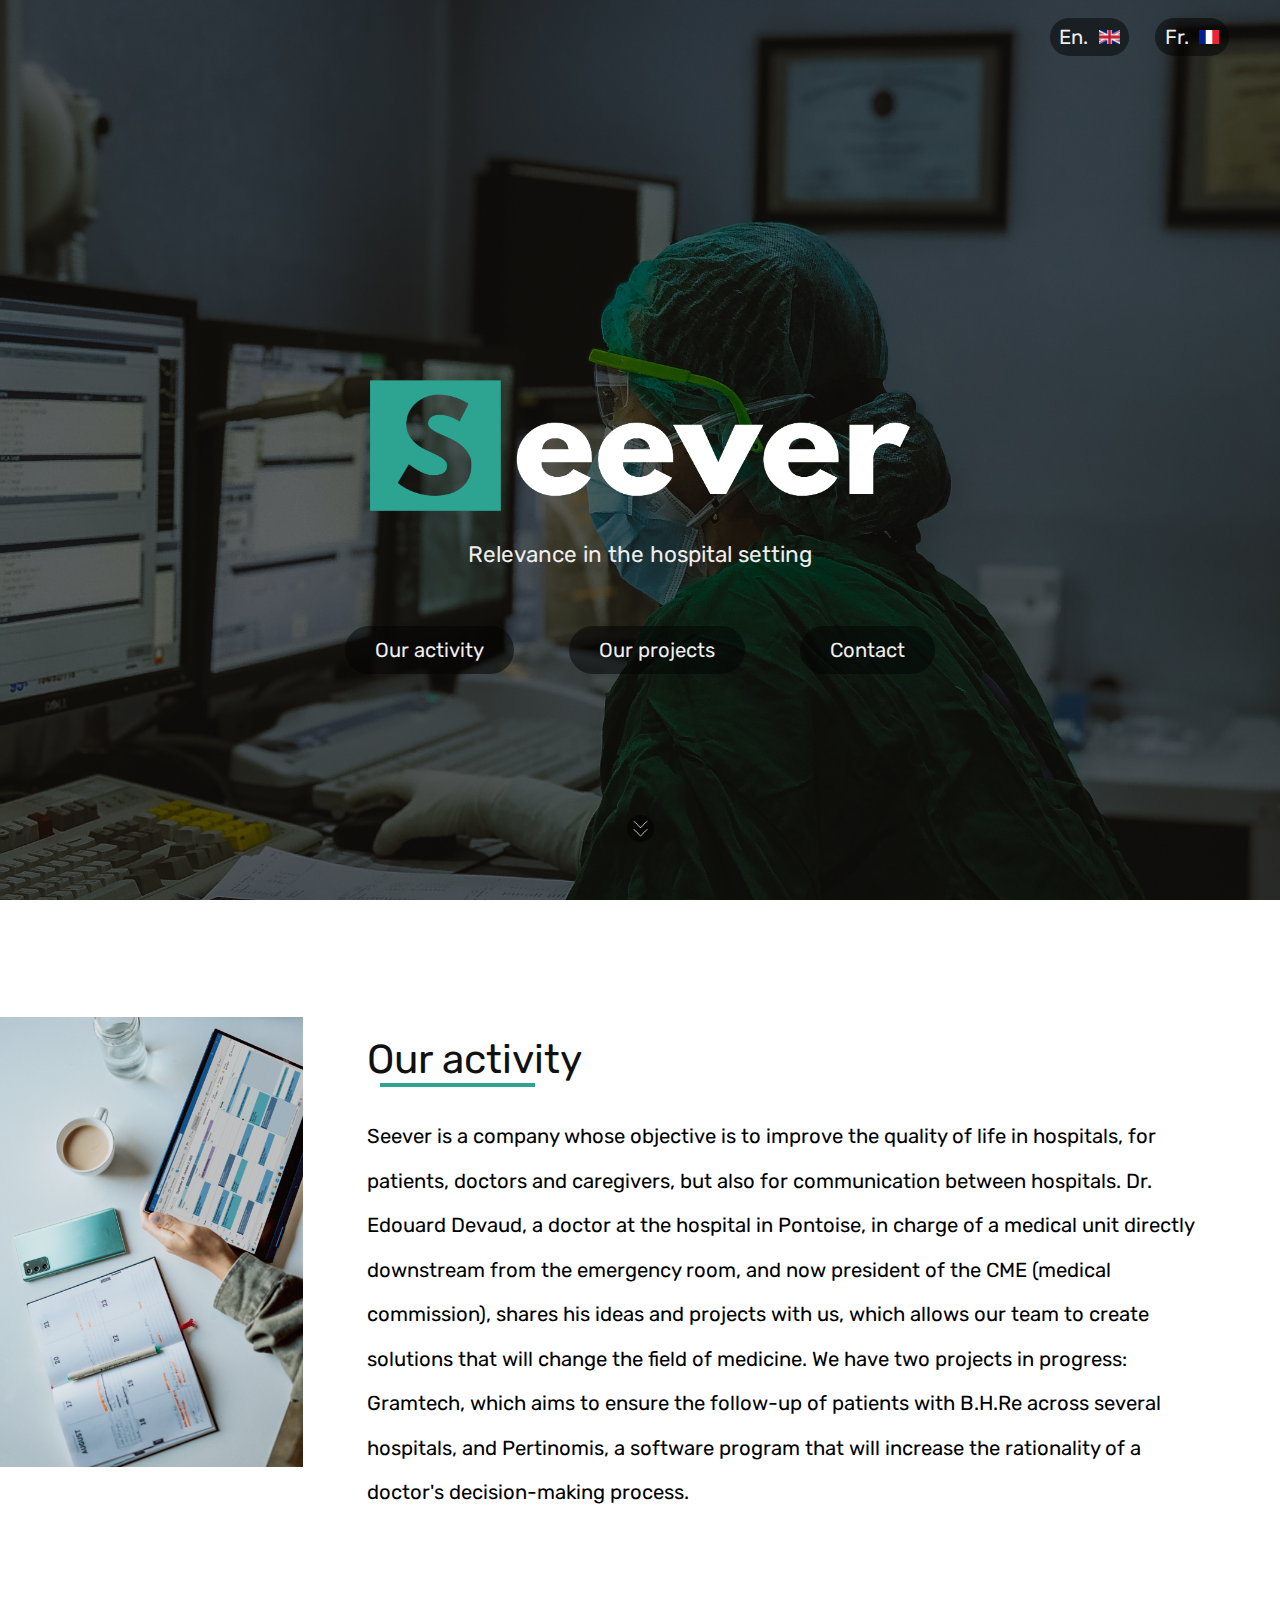
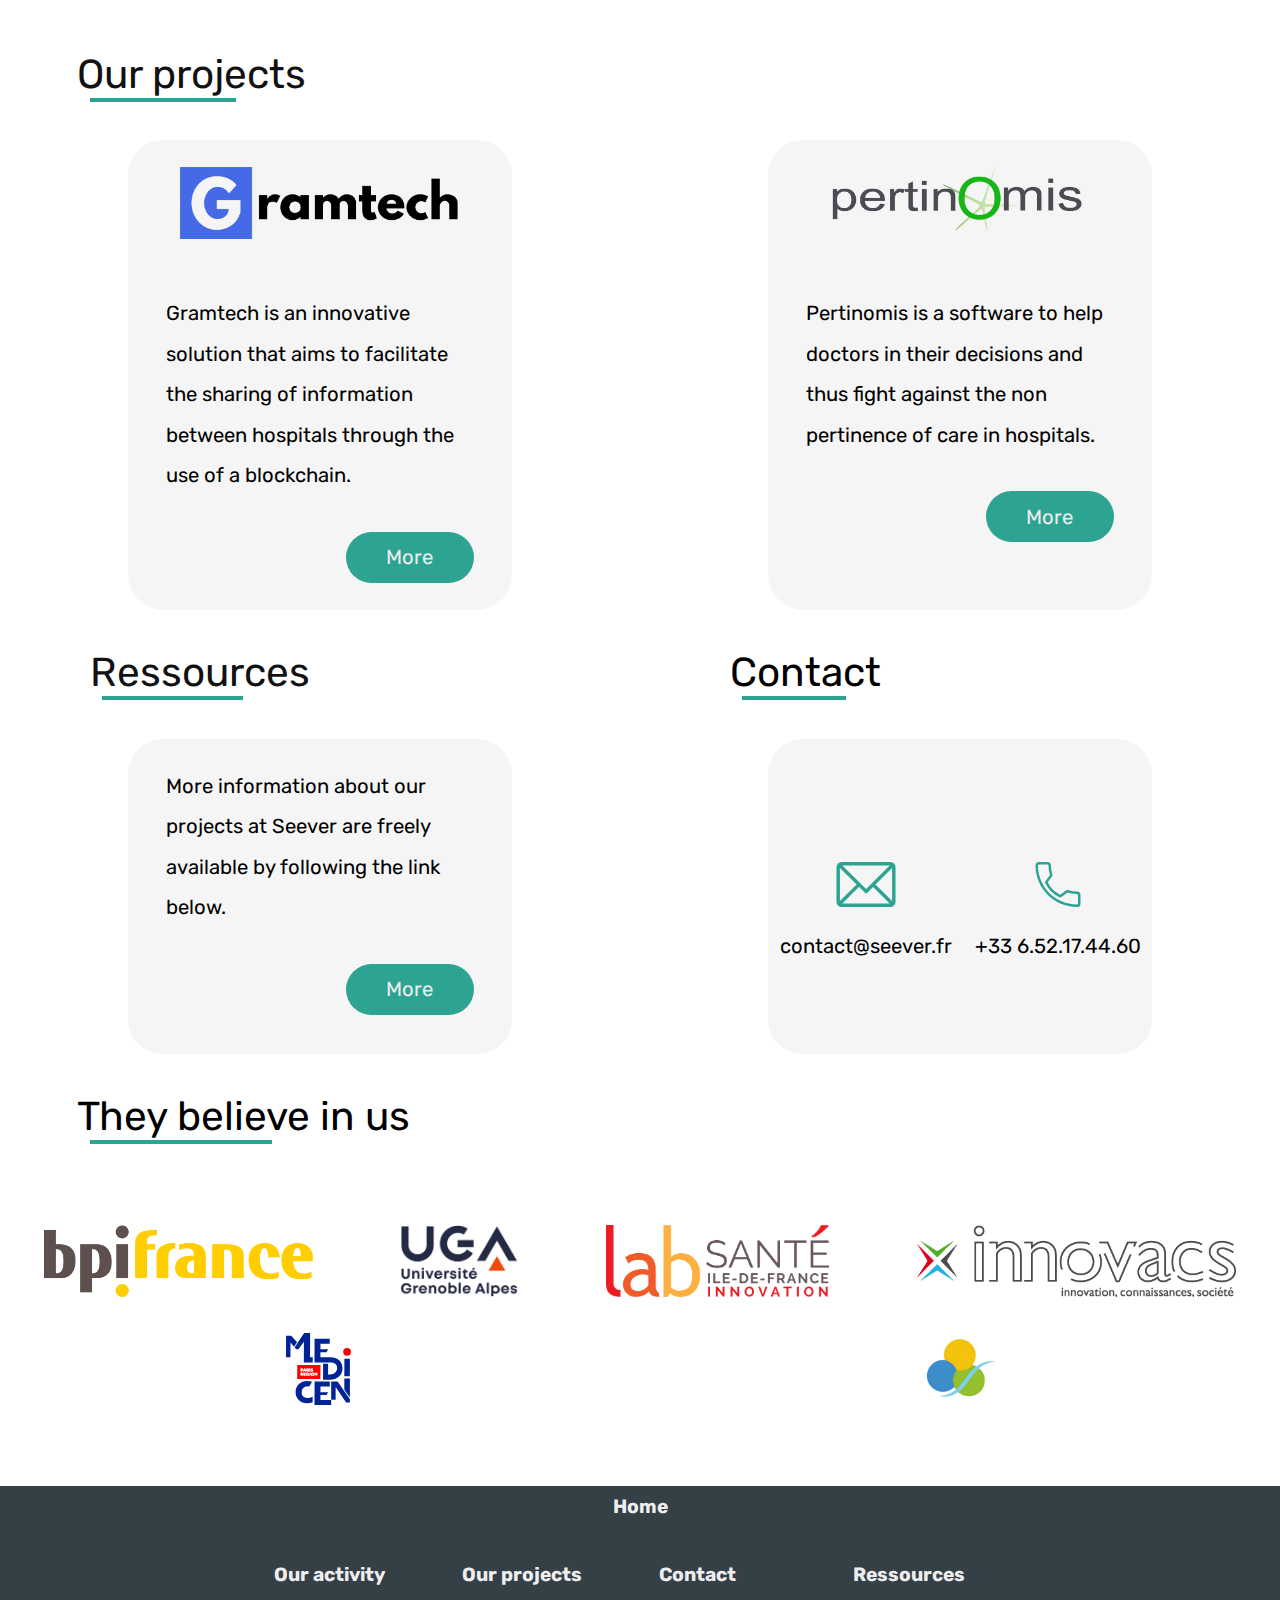
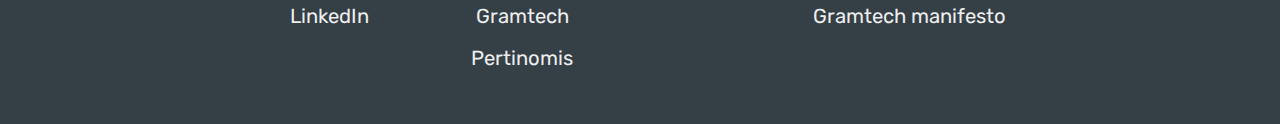
<file: index-en.html>
<!DOCTYPE html>
<html lang="fr">
<head>
    <meta charset="UTF-8">
    <meta http-equiv="X-UA-Compatible" content="IE=edge">
    <meta name="viewport" content="width=device-width, initial-scale=1.0">
    <link rel="stylesheet" href="main.css">
    <link rel="preconnect" href="https://fonts.googleapis.com">
    <link rel="preconnect" href="https://fonts.gstatic.com" crossorigin>
    <link href="https://fonts.googleapis.com/css2?family=Rubik:wght@400;500;700&display=swap" rel="stylesheet">
    <title>Seever</title>
</head>
<body>
    <div class="landing">
        <div class="language">
            <div class="fr lang-elem">
                <span>Fr.</span>
                <a href="index.html"><img src="images/france-flag.png" alt="french flag"></a>
            </div>
            <div class="en lang-elem">
                <span>En.</span>
                <a href="index-en.html"><img src="images/english-flag.png" alt="english flag"></a>
            </div>
        </div>
        <img src="images/seever-logo.png" class="seever-logo" alt="Seever Logo">
        <p class="baseline">Relevance in the hospital setting</p>
        <div class="menu">
            <a href="#activity" class="menu-elem">Our activity</a>
            <a href="#projects" class="menu-elem">Our projects</a>
            <a href="#contacts" class="menu-elem">Contact</a>
        </div>
        <img src="images/scroll-arrow.png" class="scroll-arrow" alt="scroll arrow">
    </div>
    <div class="container">
        <div class="activity">
            <img src="images/work-image.jpg" class="work-image" alt="Work image">
            <div class="activity-txt">
                <div class="h-div">
                    <h2 id="activity"><a href="#">Our activity</a></h2>
                    <hr size="4" width="18%" color="#2DA491">
                </div>
                <p class="activity-p">Seever is a company whose objective is to improve the quality of life in hospitals, for patients, doctors and caregivers, but also for communication between hospitals. Dr. Edouard Devaud, a doctor at the hospital in Pontoise, in charge of a medical unit directly downstream from the emergency room, and now president of the CME (medical commission), shares his ideas and projects with us, which allows our team to create solutions that will change the field of medicine. We have two projects in progress: Gramtech, which aims to ensure the follow-up of patients with B.H.Re across several hospitals, and Pertinomis, a software program that will increase the rationality of a doctor's decision-making process.
                </p>
            </div>
        </div>
        <div class="projects-main">
            <div class="h-div">
                <h2 id="projects" class="project-title"><a href="#">Our projects</a></h2>
                <hr class="project-hr" size="4" width="12%" color="#2DA491">
            </div>
            <div class="projects">
                <div class="project-gramtech project-section">
                    <img src="images/gramtech-logo-black.png" class="project-logo" alt="Gramtech Logo">
                    <p class="project-txt">Gramtech is an innovative solution that aims to facilitate the sharing of information between hospitals through the use of a blockchain.
                    </p>
                    <a href="gramtech-en.html" class="more">More</a>
                </div>
                <div class="project-pertinomis project-section">
                    <img src="images/pertinomis-logo-black.png" class="project-logo" alt="Pertinomis Logo">
                    <p class="project-txt">Pertinomis is a software to help doctors in their decisions and thus fight against the non pertinence of care in hospitals.
                    </p>
                    <a href="pertinomis-en.html" class="more">More</a>
                </div>
                <!--
                <div class="project-name project-section item">

                    <img src="images/image name inside folder" class="project-logo" alt="alternative name for visually impared people">

                    <p class="project-txt">Descriptive text for the project</p>

                    <a href="pagename.html" class="more">En savoir plus</a>
                </div>

                <div class="project-name project-section item">

                    <img src="images/image name inside folder" class="project-logo" alt="alternative name for visually impared people">

                    <p class="project-txt">Descriptive text for the project</p>

                    <a href="pagename.html" class="more">En savoir plus</a>
                </div>

                <div class="project-name project-section item">

                    <img src="images/image name inside folder" class="project-logo" alt="alternative name for visually impared people">

                    <p class="project-txt">Descriptive text for the project</p>

                    <a href="pagename.html" class="more">En savoir plus</a>
                </div>

                <div class="project-name project-section item">

                    <img src="images/image name inside folder" class="project-logo" alt="alternative name for visually impared people">

                    <p class="project-txt">Descriptive text for the project</p>

                    <a href="pagename.html" class="more">En savoir plus</a>
                </div>

                <div class="project-name project-section item">

                    <img src="images/image name inside folder" class="project-logo" alt="alternative name for visually impared people">

                    <p class="project-txt">Descriptive text for the project</p>

                    <a href="pagename.html" class="more">En savoir plus</a>
                </div>
                -->
            </div>
        </div>
        <div class="ress-con">
            <div class="ressources-main">
                <div class="h-div">
                    <h2 id="contacts"><a href="#">Ressources</a></h2>
                    <hr size="4" width="30%" color="#2DA491">
                </div>
                <div class="ressources">
                    <p>
                        More information about our projects at Seever are freely available by following the link below.
                    </p>
                    <a href="ressources-en.html" class="more">More</a>
                </div>
            </div>
            <div class="contact-main">
                <div class="h-div">
                    <h2>Contact</h2>
                    <hr size="4" width="22%" color="#2DA491">
                </div>
                <div class="contact">
                    <div class="mail">
                        <img src="images/mail.svg" alt="mail icon">
                        <span>contact@seever.fr</span>
                    </div>
                    <div class="tel">
                        <img src="images/call.svg" alt="phone logo">
                        <span>+33 6.52.17.44.60</span>
                    </div>
                </div>
            </div>
        </div>
        <div class="sponsors">
            <div class="h-div">
                <h2>They believe in us</h2>
                <hr size="4" width="15%" color="#2DA491">
            </div>
            <div class="sponsors-img">
                <img src="images/bpifrance-logo.png" alt="logo bpi france">
                <img src="images/uga-logo.png" alt="logo uga">
                <img src="images/labsante-logo.png" alt="logo labsanté">
                <img src="images/innovacs-logo.png" alt="logo innovacs">
                <img src="images/medicen-logo.svg" alt="logo medicen">
                <img src="images/ghtnovo-logo.png" alt="logo ghtnovo">
            </div>
        </div>
    </div>
    <footer>
        <a href="index-en.html" class="footer-index">Home</a>
        <div class="tree">
            <div class="footer-column-one footer-column">
                <a href="#activity">Our activity</a>
                <a href="https://www.linkedin.com/company/seever-healthtech/about/">LinkedIn</a>
            </div>
            <div class="footer-column-two footer-column">
                <a href="#projects">Our projects</a>
                <a href="gramtech-en.html">Gramtech</a>
                <a href="pertinomis-en.html">Pertinomis</a>
            </div>
            <div class="footer-column-three footer-column">
                <a href="#contacts">Contact</a>
            </div>
            <div class="footer-column-four footer-column">
                <a href="ressources-en.html">Ressources</a>
                <!--<a href="#">Pertinomis manifesto</a>-->
                <a href="#">Gramtech manifesto</a>
            </div>
        </div>
        <p></p>
    </footer>
</body>
</html>
</file>
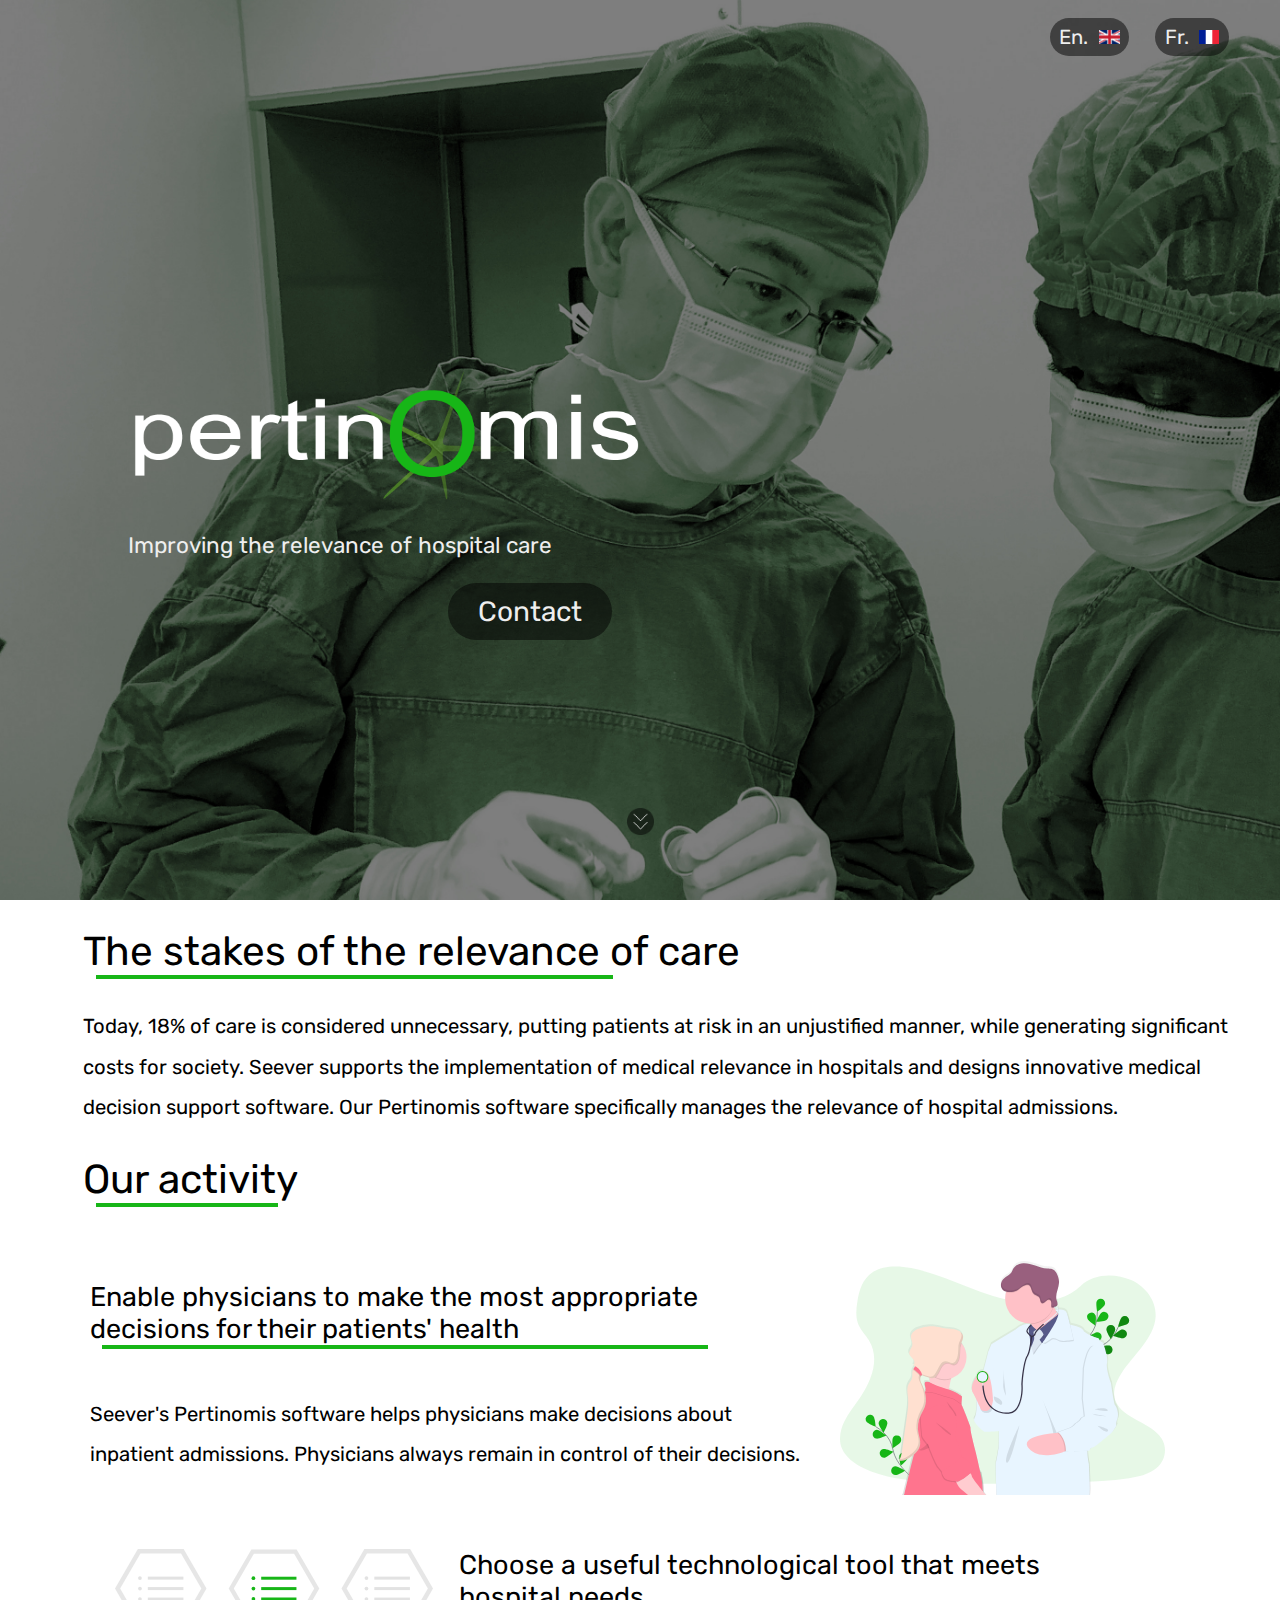
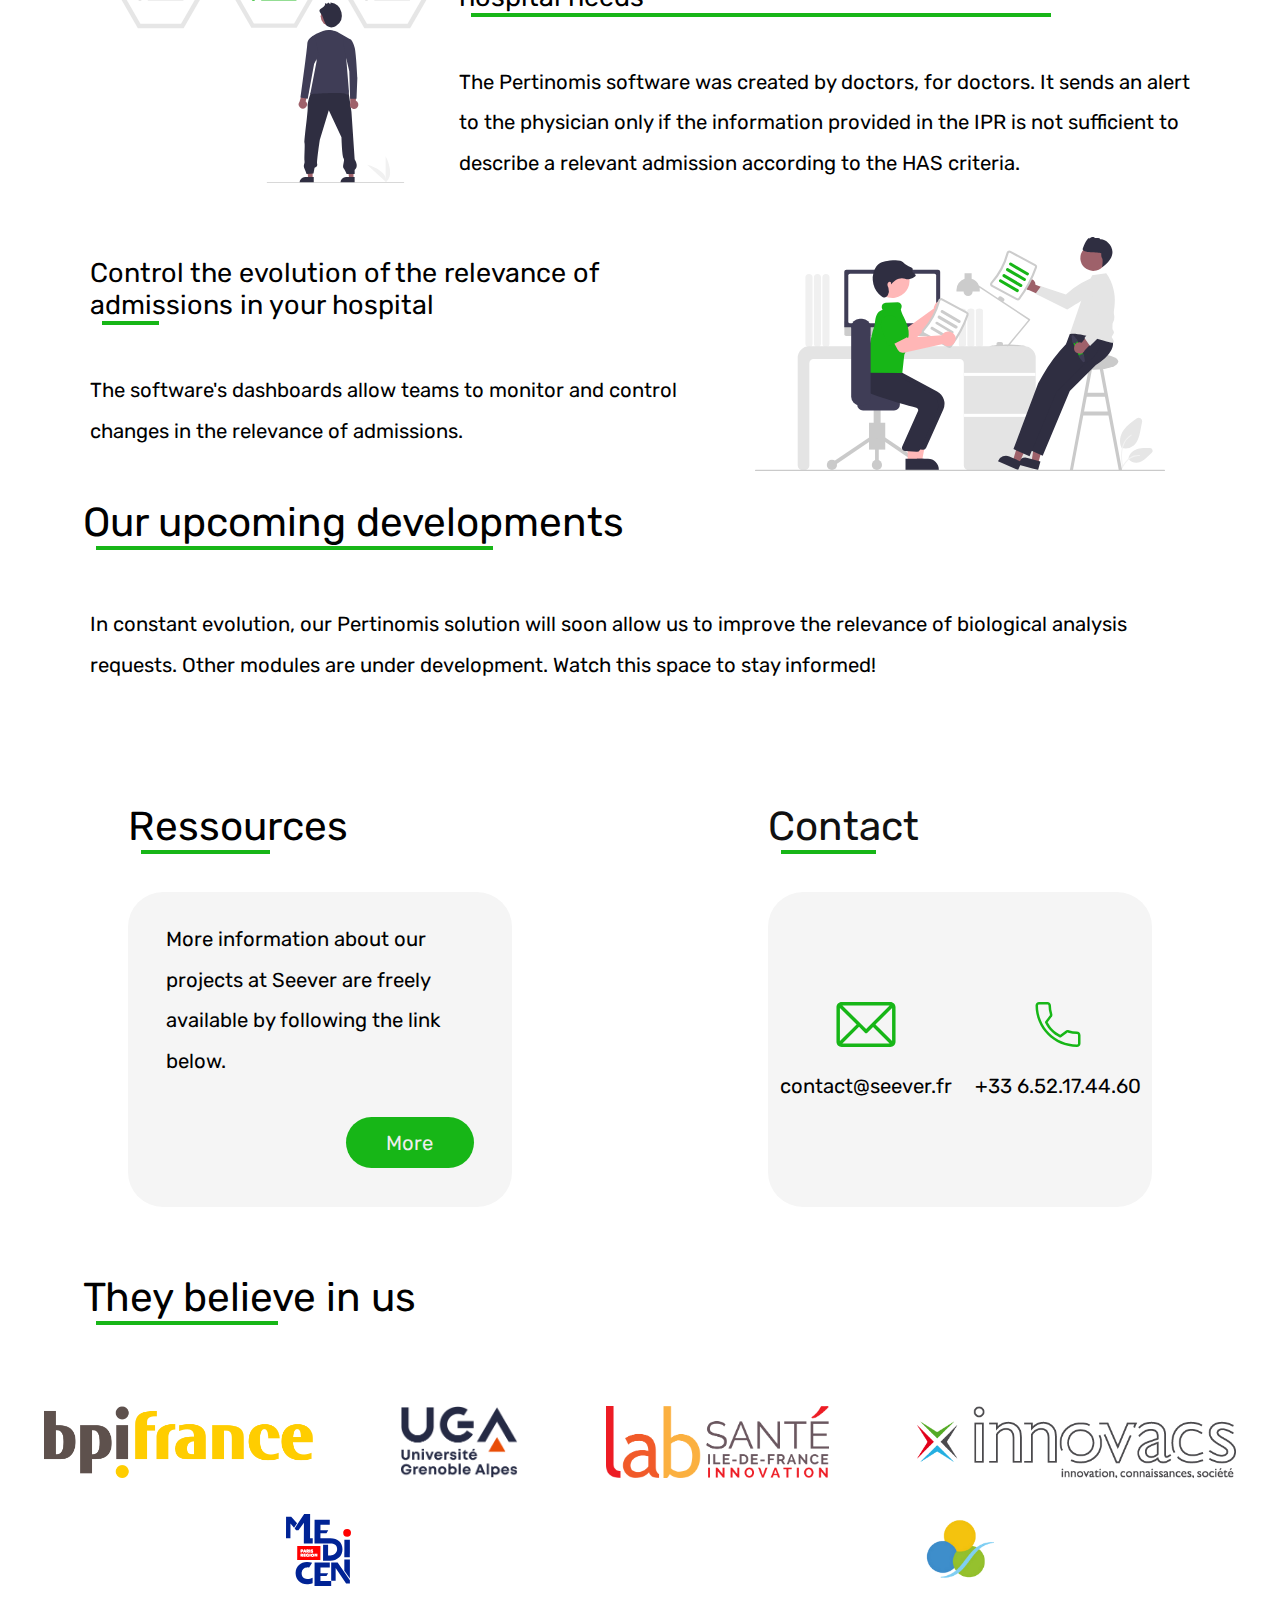
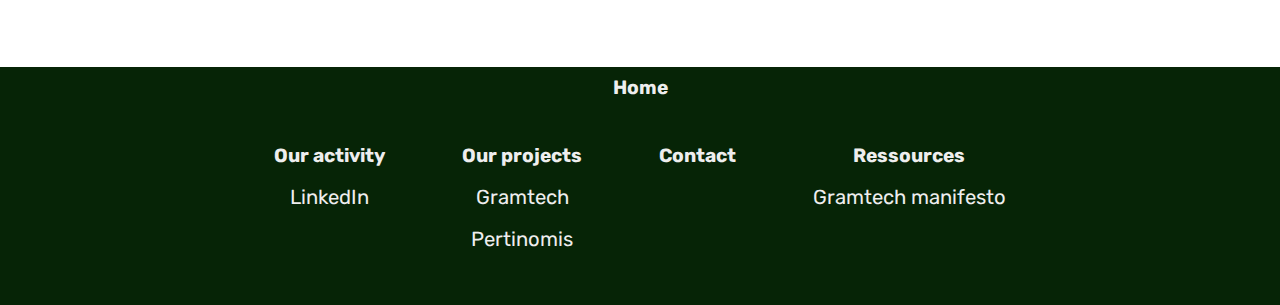
<file: pertinomis-en.html>
<!DOCTYPE html>
<html lang="en">
<head>
    <meta charset="UTF-8">
    <meta http-equiv="X-UA-Compatible" content="IE=edge">
    <meta name="viewport" content="width=device-width, initial-scale=1.0">
    <link rel="stylesheet" href="pertinomis.css">
    <link rel="preconnect" href="https://fonts.googleapis.com">
    <link rel="preconnect" href="https://fonts.gstatic.com" crossorigin>
    <link href="https://fonts.googleapis.com/css2?family=Rubik:wght@400;500;700&display=swap" rel="stylesheet">
    <title>Pertinomis</title>
</head>
<body>
    <div class="landing">
        <div class="language">
            <div class="fr lang-elem">
                <span>Fr.</span>
                <a href="pertinomis.html"><img src="images/france-flag.png" alt="french flag"></a>
            </div>
            <div class="en lang-elem">
                <span>En.</span>
                <a href="pertinomis-en.html"><img src="images/english-flag.png" alt="english flag"></a>
            </div>
        </div>
        <img src="images/images-pertinomis/pertinomis-logo-white.png" class="pertinomis-logo" alt="Pertinomis Logo">
        <p class="baseline">Improving the relevance of hospital care</p>
        <div class="menu">
            <a href="#contacts" class="menu-elem">Contact</a>
        </div>
        <img src="images/scroll-arrow.png" class="scroll-arrow" alt="scroll arrow">
    </div>
    <div class="container">
        <div class="title-h-div">
            <h2>The stakes of the relevance of care</h2>
            <hr size="4" width="43%" color="#17B617">
        </div>
        <div class="enjeux">
            <div class="enjeux-main">
                <p>
                    Today, 18% of care is considered unnecessary, putting patients at risk in an unjustified manner, while generating significant costs for society.
                    Seever supports the implementation of medical relevance in hospitals and designs innovative medical decision support software. Our Pertinomis software specifically manages the relevance of hospital admissions.                
                </p>
            </div>
        </div>
        <div class="title-h-div">
            <h2>Our activity</h2>
            <hr size="4" width="15%" color="#17B617">
        </div>
        <div class="blockchain section">
            <div class="blockchain-main section-main">
                <div class="h-div">
                    <h2>Enable physicians to make the most appropriate decisions for their patients' health</h2>
                    <hr size="4" width="95%" color="#17B617">
                </div>
                <p>
                    Seever's Pertinomis software helps physicians make decisions about inpatient admissions. Physicians always remain in control of their decisions.                
                </p>
            </div>
            <img src="images/images-pertinomis/doctor.svg" alt="undraw doctor">
        </div>
        <div class="health-support section">
            <img src="images/images-pertinomis/choice.svg" alt="undraw choice">
            <div class="health-support-main section-main">
                <div class="h-div">
                    <h2>Choose a useful technological tool
                        that meets hospital needs</h2>
                    <hr size="4" width="90%" color="#17B617">
                </div>
                <p>
                    The Pertinomis software was created by doctors, for doctors. It sends an alert to the physician only if the information provided in the IPR is not sufficient to describe a relevant admission according to the HAS criteria.                
                </p>
            </div>
        </div>
        <div class="blockchain section">
            <div class="blockchain-main section-main">
                <div class="h-div">
                    <h2>Control the evolution of the relevance of admissions in your hospital</h2>
                    <hr size="4" width="10%" color="#17B617">
                </div>
                <p>
                    The software's dashboards allow teams to monitor and control changes in the relevance of admissions.
                </p>
            </div>
            <img src="images/images-pertinomis/working.svg" alt="undraw working">
        </div>
        <div class="title-h-div">
            <h2>Our upcoming developments</h2>
            <hr size="4" width="33%" color="#17B617">
        </div>
        <div class="data-protection">
            <div class="data-protection-main">
                <p>
                    In constant evolution, our Pertinomis solution will soon allow us to improve the relevance of biological analysis requests. Other modules are under development. Watch this space to stay informed!
                </p>
            </div>
        </div>
        <div class="ress-con">
            <div class="ressources-main">
                <div class="title-h-div">
                    <h2>Ressources</h2>
                    <hr size="4" width="30%" color="#17B617">
                </div>
                <div class="ressources">
                    <p>
                        More information about our projects at Seever are freely available by following the link below.
                    </p>
                    <a href="ressources.html" class="more">More</a>
                </div>
            </div>
            <div class="contact-main">
                <div class="title-h-div">
                    <h2 id="contacts"><a href="contacts">Contact</a></h2>
                    <hr size="4" width="22%" color="#17B617">
                </div>
                <div class="contact">
                    <div class="mail">
                        <img src="images/images-pertinomis/mail-green.svg" alt="mail icon">
                        <span>contact@seever.fr</span>
                    </div>
                    <div class="tel">
                        <img src="images/images-pertinomis/call-green.svg" alt="phone logo">
                        <span>+33 6.52.17.44.60</span>
                    </div>
                </div>
            </div>
        </div>
        <div class="sponsors">
            <div class="title-h-div">
                <h2>They believe in us</h2>
                <hr size="4" width="15%" color="#17B617">
            </div>
            <div class="sponsors-img">
                <img src="images/bpifrance-logo.png" alt="logo bpi france">
                <img src="images/uga-logo.png" alt="logo uga">
                <img src="images/labsante-logo.png" alt="logo labsanté">
                <img src="images/innovacs-logo.png" alt="logo innovacs">
                <img src="images/medicen-logo.svg" alt="logo medicen">
                <img src="images/ghtnovo-logo.png" alt="logo ghtnovo">
            </div>
        </div>
    </div>
    <footer>
        <a href="index-en.html" class="footer-index">Home</a>
        <div class="tree">
            <div class="footer-column-one footer-column">
                <a href="#activity">Our activity</a>
                <a href="https://www.linkedin.com/company/seever-healthtech/about/">LinkedIn</a>
            </div>
            <div class="footer-column-two footer-column">
                <a href="#projects">Our projects</a>
                <a href="gramtech-en.html">Gramtech</a>
                <a href="pertinomis-en.html">Pertinomis</a>
            </div>
            <div class="footer-column-three footer-column">
                <a href="#contacts">Contact</a>
            </div>
            <div class="footer-column-four footer-column">
                <a href="ressources-en.html">Ressources</a>
                <!--<a href="#">Pertinomis manifesto</a>-->
                <a href="#">Gramtech manifesto</a>
            </div>
        </div>
        <p></p>
    </footer>
</body>
</html>
</file>
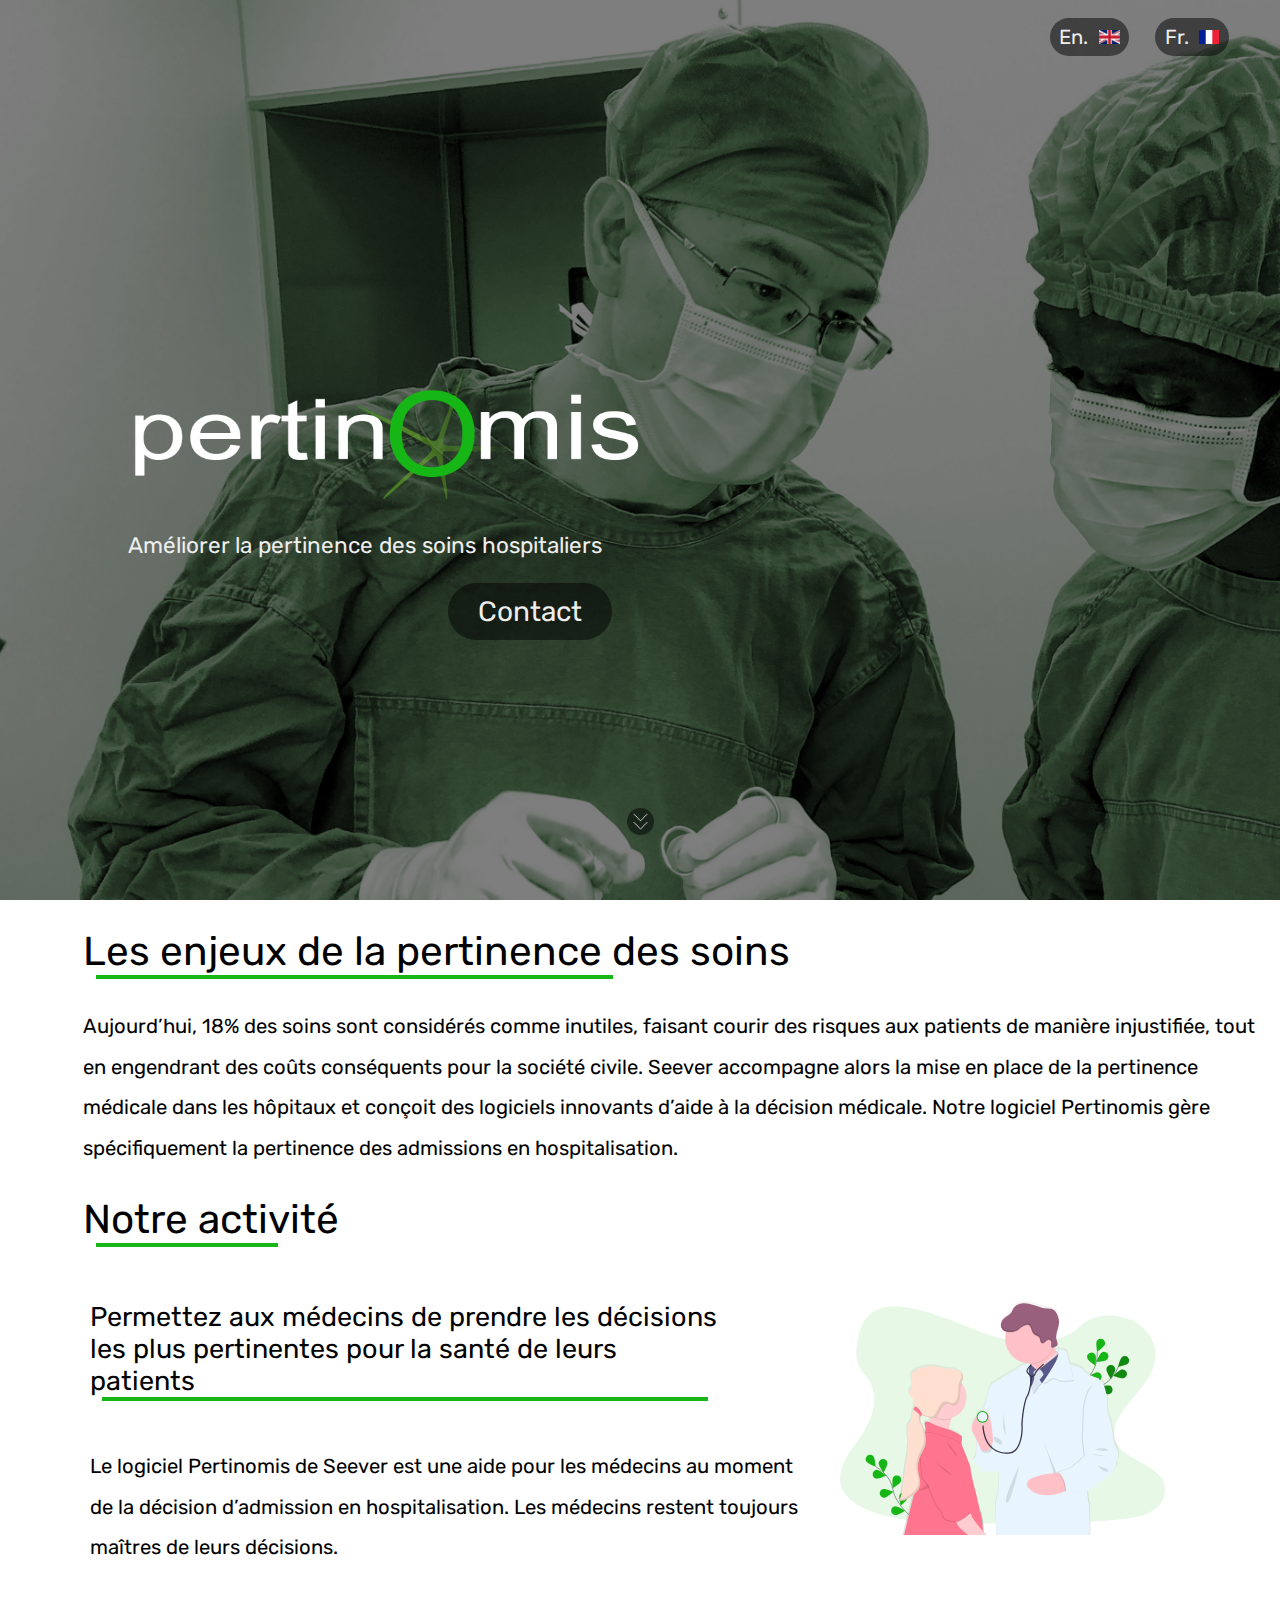
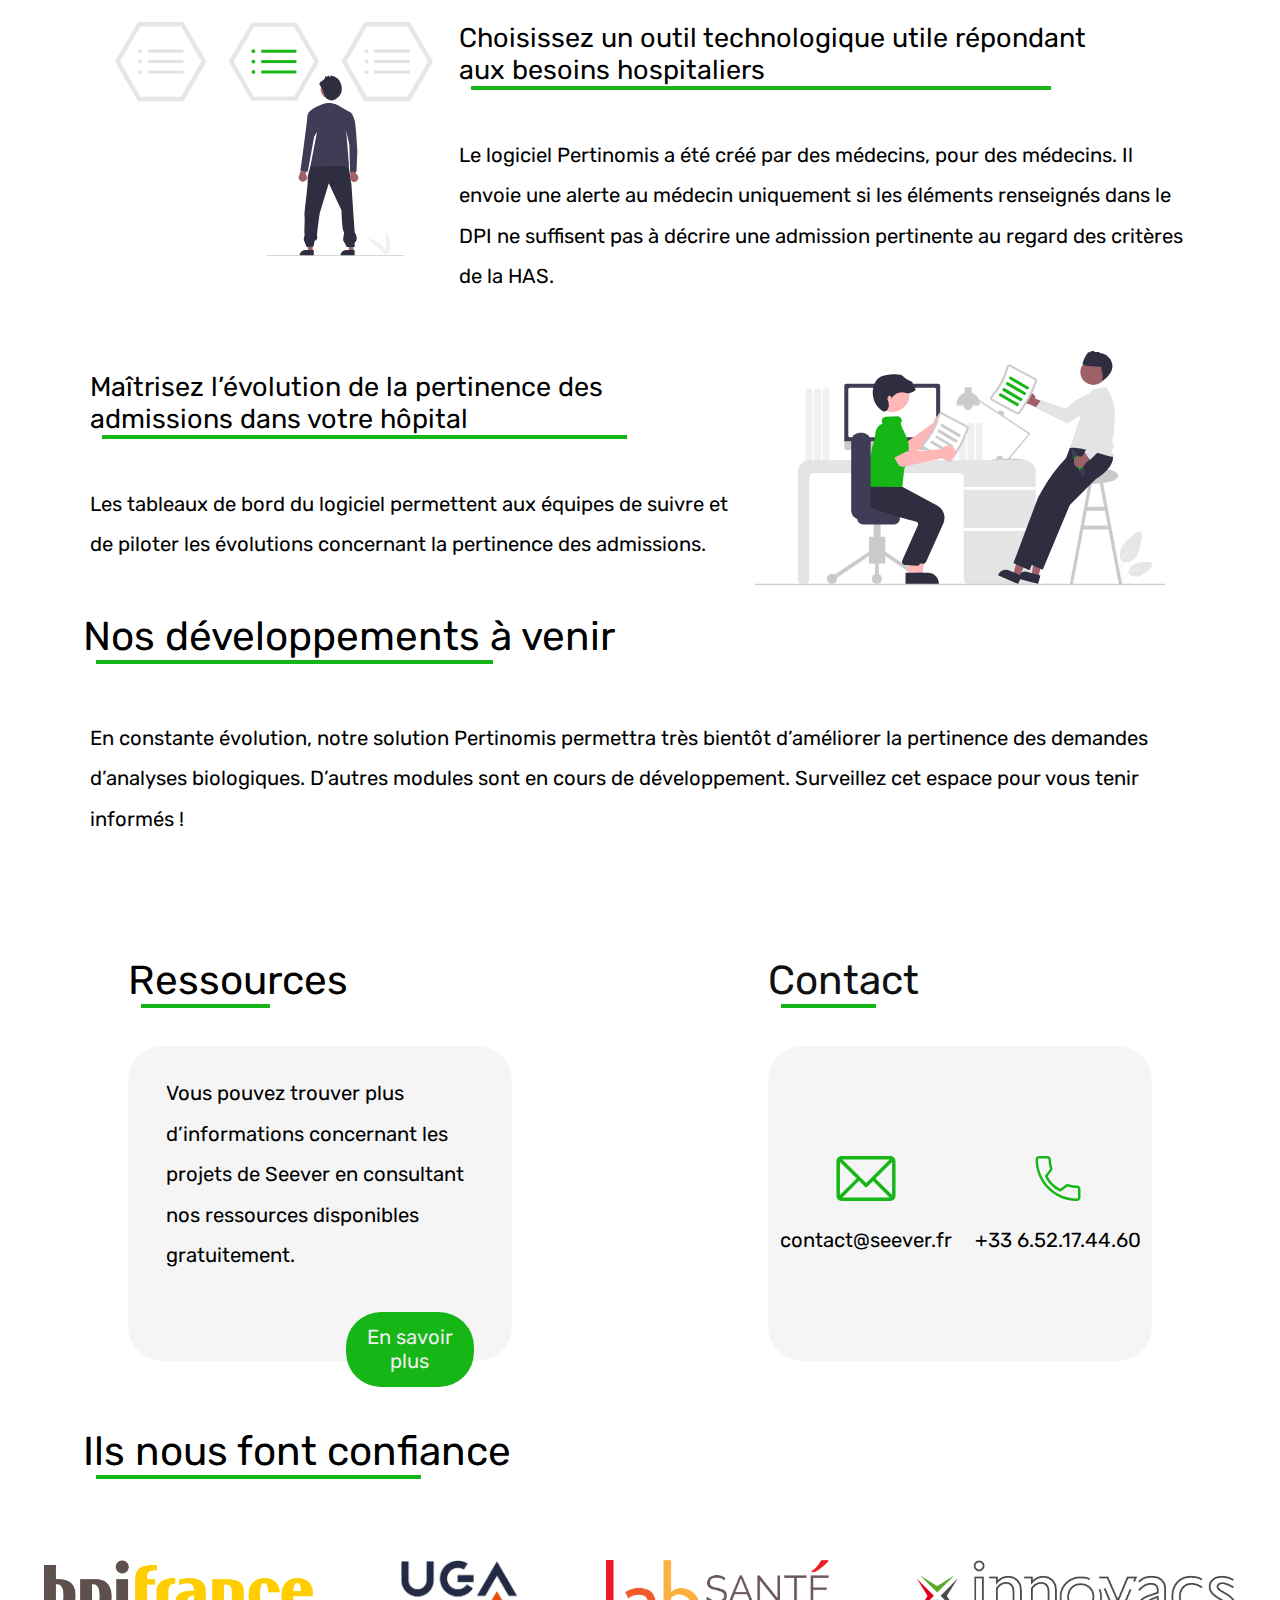
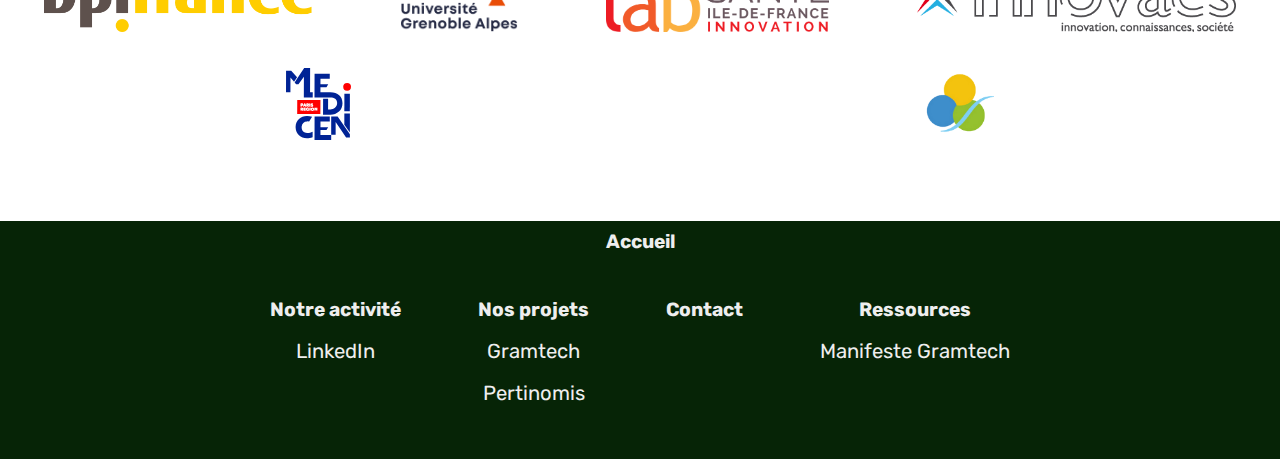
<file: pertinomis.html>
<!DOCTYPE html>
<html lang="en">
<head>
    <meta charset="UTF-8">
    <meta http-equiv="X-UA-Compatible" content="IE=edge">
    <meta name="viewport" content="width=device-width, initial-scale=1.0">
    <link rel="stylesheet" href="pertinomis.css">
    <link rel="preconnect" href="https://fonts.googleapis.com">
    <link rel="preconnect" href="https://fonts.gstatic.com" crossorigin>
    <link href="https://fonts.googleapis.com/css2?family=Rubik:wght@400;500;700&display=swap" rel="stylesheet">
    <title>Pertinomis</title>
</head>
<body>
    <div class="landing">
        <div class="language">
            <div class="fr lang-elem">
                <span>Fr.</span>
                <a href="pertinomis.html"><img src="images/france-flag.png" alt="french flag"></a>
            </div>
            <div class="en lang-elem">
                <span>En.</span>
                <a href="pertinomis-en.html"><img src="images/english-flag.png" alt="english flag"></a>
            </div>
        </div>
        <img src="images/images-pertinomis/pertinomis-logo-white.png" class="pertinomis-logo" alt="Pertinomis Logo">
        <p class="baseline">Améliorer la pertinence des soins hospitaliers</p>
        <div class="menu">
            <a href="#contacts" class="menu-elem">Contact</a>
        </div>
        <img src="images/scroll-arrow.png" class="scroll-arrow" alt="scroll arrow">
    </div>
    <div class="container">
        <div class="title-h-div">
            <h2>Les enjeux de la pertinence des soins</h2>
            <hr size="4" width="43%" color="#17B617">
        </div>
        <div class="enjeux">
            <div class="enjeux-main">
                <p>
                    Aujourd’hui, 18% des soins sont considérés comme inutiles, faisant courir des risques aux patients de manière injustifiée, tout en engendrant des coûts conséquents pour la société civile.
                    Seever accompagne alors la mise en place de la pertinence médicale dans les hôpitaux et conçoit des logiciels innovants d’aide à la décision médicale. Notre logiciel Pertinomis gère spécifiquement la pertinence des admissions en hospitalisation.                
                </p>
            </div>
        </div>
        <div class="title-h-div">
            <h2>Notre activité</h2>
            <hr size="4" width="15%" color="#17B617">
        </div>
        <div class="blockchain section">
            <div class="blockchain-main section-main">
                <div class="h-div">
                    <h2>Permettez aux médecins de prendre les décisions les plus pertinentes pour la santé de leurs patients</h2>
                    <hr size="4" width="95%" color="#17B617">
                </div>
                <p>
                    Le logiciel Pertinomis de Seever est une aide pour les médecins au moment de la décision d’admission en hospitalisation. Les médecins restent toujours maîtres de leurs décisions.                
                </p>
            </div>
            <img src="images/images-pertinomis/doctor.svg" alt="undraw doctor">
        </div>
        <div class="health-support section">
            <img src="images/images-pertinomis/choice.svg" alt="undraw choice">
            <div class="health-support-main section-main">
                <div class="h-div">
                    <h2>Choisissez un outil technologique utile
                        répondant aux besoins hospitaliers</h2>
                    <hr size="4" width="90%" color="#17B617">
                </div>
                <p>
                    Le logiciel Pertinomis a été créé par des médecins, pour des médecins. Il envoie une alerte au médecin uniquement si les éléments renseignés dans le DPI ne suffisent pas à décrire une admission pertinente au regard des critères de la HAS.                
                </p>
            </div>
        </div>
        <div class="blockchain section">
            <div class="blockchain-main section-main">
                <div class="h-div">
                    <h2>Maîtrisez l’évolution de la pertinence des admissions dans votre hôpital</h2>
                    <hr size="4" width="95%" color="#17B617">
                </div>
                <p>
                    Les tableaux de bord du logiciel permettent aux équipes de suivre et de piloter les évolutions concernant la pertinence des admissions.
                </p>
            </div>
            <img src="images/images-pertinomis/working.svg" alt="undraw working">
        </div>
        <div class="title-h-div">
            <h2>Nos développements à venir</h2>
            <hr size="4" width="33%" color="#17B617">
        </div>
        <div class="data-protection">
            <div class="data-protection-main">
                <p>
                    En constante évolution, notre solution Pertinomis permettra très bientôt d’améliorer la pertinence des demandes d’analyses biologiques. D’autres modules sont en cours de développement. Surveillez cet espace pour vous tenir informés !
                </p>
            </div>

        </div>
        <div class="ress-con">
            <div class="ressources-main">
                <div class="title-h-div">
                    <h2>Ressources</h2>
                    <hr size="4" width="30%" color="#17B617">
                </div>
                <div class="ressources">
                    <p>
                        Vous pouvez trouver plus d’informations concernant les projets de Seever en consultant nos ressources disponibles gratuitement.
                    </p>
                    <a href="ressources.html" class="more">En savoir plus</a>
                </div>
            </div>
            <div class="contact-main">
                <div class="title-h-div">
                    <h2 id="contacts"><a href="contacts">Contact</a></h2>
                    <hr size="4" width="22%" color="#17B617">
                </div>
                <div class="contact">
                    <div class="mail">
                        <img src="images/images-pertinomis/mail-green.svg" alt="mail icon">
                        <span>contact@seever.fr</span>
                    </div>
                    <div class="tel">
                        <img src="images/images-pertinomis/call-green.svg" alt="phone logo">
                        <span>+33 6.52.17.44.60</span>
                    </div>
                </div>
            </div>
        </div>
        <div class="sponsors">
            <div class="title-h-div">
                <h2>Ils nous font confiance</h2>
                <hr size="4" width="27%" color="#17B617">
            </div>
            <div class="sponsors-img">
                <img src="images/bpifrance-logo.png" alt="logo bpi france">
                <img src="images/uga-logo.png" alt="logo uga">
                <img src="images/labsante-logo.png" alt="logo labsanté">
                <img src="images/innovacs-logo.png" alt="logo innovacs">
                <img src="images/medicen-logo.svg" alt="logo medicen">
                <img src="images/ghtnovo-logo.png" alt="logo ghtnovo">
            </div>
        </div>
    </div>
    <footer>
        <a href="index.html" class="footer-index">Accueil</a>
        <div class="tree">
            <div class="footer-column-one footer-column">
                <a href="#activity">Notre activité</a>
                <a href="https://www.linkedin.com/company/seever-healthtech/about/">LinkedIn</a>
            </div>
            <div class="footer-column-two footer-column">
                <a href="#projects">Nos projets</a>
                <a href="gramtech.html">Gramtech</a>
                <a href="pertinomis.html">Pertinomis</a>
            </div>
            <div class="footer-column-three footer-column">
                <a href="#contacts">Contact</a>
            </div>
            <div class="footer-column-four footer-column">
                <a href="ressources.html">Ressources</a>
                <!--<a href="#">Pertinomis manifesto</a>-->
                <a href="#">Manifeste Gramtech</a>
            </div>
        </div>
        <p></p>
    </footer>
</body>
</html>
</file>
<file: main.css>
/*
GENERAL ELEMENTS
*/
*
{
    margin: 0;
    padding: 0;
    font-family: 'Rubik', sans-serif;
}

p, a, span
{
    font-size: 2.25vh;
}

h2
{
    font-size: 4.5vh;
    font-weight: 400;
}

h2 > a
{
    font-size: 4.5vh;
    font-weight: 400;
    text-decoration: none;
    color: #111111;
}

a
{
    text-decoration: none;
}

hr
{
    margin-left: 1vw;
}

.more
{
    color: #EEEEEE;
    background: #2DA491;
    width: 9vw;
    padding: 1.5vh 0.5vw;
    margin: 1vh 0 3vh 17vw;
    text-align: center;
    border-radius: 35px;
}

.more:hover
{
    text-decoration: underline;
}

/*
LANDING PAGE
*/

.landing
{
    background-image: url("images/fond-seever.jpg");
    background-size: cover;
    height: 100vh;
    text-align: center;
    display: flex;
    flex-direction: column;
}

.language
{
    display: flex;
    flex-direction: row-reverse;
    margin-top: 2vh;
    margin-right: 2vw;
    color: #EEEEEE;
}

.language img
{
    height: 1.5vh;
    margin-left: 0.5vw;
}

.language .lang-elem
{
    background-color: rgba(1,1,1,0.5);
    margin-right: 2vw;
    padding: 0.75vh 0.75vw;
    border-radius: 35px;
}

.landing .baseline
{
    color: #EEEEEE;
    font-size: 2.5vh;
}

.landing .seever-logo
{
    width: 60vh;
    margin: 0 auto;
    margin-top: 35vh;
}

.landing .menu
{
    margin-top: 70px;
}

.landing .menu .menu-elem
{
    background-color: rgba(1,1,1,0.5);
    color: #EEEEEE;
    border-radius: 35px;
    padding: 12px 30px;
    margin: 2vw;
}

.landing .menu .menu-elem:hover
{
    background-color: rgba(1,1,1,1);
    text-decoration: underline;
}

.landing .scroll-arrow
{
    width: 3vh;
    margin: 17vh auto;
}

/*
ACTIVITY SECTION
*/

.container img
{
    height: 10vh;
    margin-top: 3vh;
}

.container .activity .h-div
{
    margin-bottom: 3vh;
}

.container .activity
{
    display: flex;
    margin-top: 10vh;
}

.container .activity .work-image
{
    height: 50vh;
}

.container .activity .activity-txt
{
    margin: 5vh 5vw;
}

.container .activity .activity-p
{
    line-height: 2.2em;
}

/*
PROJECTS SECTION
*/

.projects-main
{
    margin-top: 10vh;
}

.projects-main .h-div
{
    margin-left: 6vw;
}

.projects
{
    display: flex;
    justify-content: space-around;
    flex-wrap: wrap;
}

.projects .project-section
{
    display: flex;
    flex-direction: column;
    background: #F5F5F5;
    border-radius: 35px;
    margin: 3vw;
    width: 30vw;
}

.projects .project-section .project-logo
{
    height: 8vh;
    margin: 3vh auto;
}

.projects .project-section .project-txt
{
    margin: 3vh 3vw;
    line-height: 2em;
}

/*
RESSOURCES / CONTACT
*/

.ress-con
{
    display: flex;
    justify-content: space-around;
    flex-wrap: wrap;
}

.ressources
{
    display: flex;
    flex-direction: column;
    background: #F5F5F5;
    border-radius: 35px;
    margin: 3vw;
    width: 30vw;
    height: 35vh;
}

.ressources p
{
    margin: 3vh 3vw;
    line-height: 2em;
}

.contact
{
    display: flex;
    justify-content: space-around;
    background: #F5F5F5;
    border-radius: 35px;
    margin: 3vw;
    width: 30vw;
    height: 35vh;
}

.contact > *
{
    margin: 5vh;
}

.contact img
{
    margin-bottom: 3vh;
    height: 5vh;
}

.contact .mail
{
    display: flex;
    flex-direction: column;
    margin: auto 0;
}

.contact .tel{
    display: flex;
    flex-direction: column;
    margin: auto 0;
}

/*
SPONSORS
*/

.sponsors .h-div
{
    margin-left: 6vw;
}

.sponsors img
{
    height: 8vh;
    margin-bottom: 2vh;
    margin: 2vh 3vw;
}

.sponsors-img
{
    margin: 7vh 0;
    display: flex;
    justify-content: space-around;
    flex-wrap: wrap;
}

/*
FOOTER
*/

footer
{
    background: #343F46;
    display: flex;
    flex-direction: column;
}

footer a
{
    text-decoration: none;
    color: #EEEEEE;
}

footer p
{
    color: #EEEEEE;
    margin: 1vh auto;
}

.footer-index
{
    margin: 1vh auto;
    font-size: 1.2em;
    font-weight: 700;
}

.tree
{
    display: flex;
    margin: 0 auto;
}

.tree > *
{
    margin: 3vh 3vw;
}

.footer-column-one
{
    display: flex;
    flex-direction: column;
}

.footer-column-two
{
    display: flex;
    flex-direction: column;
}

.footer-column-three
{
    display: flex;
    flex-direction: column;
}

.footer-column-four
{
    display: flex;
    flex-direction: column;
}

.footer-column > *
{
    margin: 1vh auto;
}

.footer-column :first-child
{
    font-size: 1.2em;
    font-weight: 700;
}

/*
MEDIA QUERIES 
*/

@media (max-width: 1050px)
{
    p
    {
        font-size: 0.9em;
    }

    .landing
    {
        height: 30vh;
        margin: 0;
        padding: 0;

    }

    .language span
    {
        font-size: 1em;
    }

    .landing .seever-logo
    {
        width: 60vw;
        margin-top: 7vh;
    }

    .menu
    {
        display: none;
    }    

    .scroll-arrow
    {
        display: none;
    }

    .activity img
    {
        display: none;
    }

    .projects
    {
        flex-direction: column;
    }

    .projects .project-section
    {
        width: 80vw;
        margin: 5vh auto;
    }

    .more
    {
        width: 40vw;
        margin: 2vh auto;
    }

    .ress-con
    {
        flex-direction: column;
    }

    .ressources
    {
        width: 80vw;
        margin: 5vh auto;
        height: auto;
    }

    .contact
    {
        width: 80vw;
        margin: 5vh auto;
        height: auto;
    }


    .contact span 
    {
        font-size: 0.8em;
        margin-bottom: 2vh;
    }

    .sponsors img
    {
        height: 3.5vh;
    }

    footer > *
    {
        font-size: 0.7em;
    }

    footer a
    {
        font-size: 1em;
    }
}
</file>
<file: pertinomis.css>
/*
GENERAL ELEMENTS
*/
*
{
    margin: 0;
    padding: 0;
    font-family: 'Rubik', sans-serif;
}

p, a, span
{
    font-size: 2.25vh;
}

p
{
    line-height: 2em;
}

h2
{
    font-size: 4.5vh;
    font-weight: 400;
}

h2 > a
{
    font-size: 4.5vh;
    font-weight: 400;
    text-decoration: none;
    color: #111111;
}

a
{
    text-decoration: none;
}

hr
{
    margin-left: 1vw;
}

.more:hover
{
    text-decoration: underline;
}

.h-div h2
{
    font-size: 3vh;
}

/*
LANDING PAGE
*/

.landing
{
    background-image: url("images/images-pertinomis/fond-pertinomis.jpg");
    background-size: cover;
    height: 100vh;
    display: flex;
    flex-direction: column;
}

.language
{
    display: flex;
    flex-direction: row-reverse;
    margin-top: 2vh;
    margin-right: 2vw;
    color: #EEEEEE;
}

.language img
{
    height: 1.5vh;
    margin-left: 0.5vw;
}

.language .lang-elem
{
    background-color: rgba(1,1,1,0.5);
    margin-right: 2vw;
    padding: 0.75vh 0.75vw;
    border-radius: 35px;
}

.landing .baseline
{
    color: #EEEEEE;
    font-size: 2.5vh;
    margin-left: 10vw;
    margin-top: 1vh;
}

.landing .pertinomis-logo
{
    width: 60vh;
    margin-top: 35vh;
    margin-left: 10vw;
}

.landing .menu .menu-elem
{
    background-color: rgba(1,1,1,0.5);
    color: #EEEEEE;
    font-size: 1.75em;
    border-radius: 35px;
    padding: 12px 30px;
}

.landing .menu
{
    margin: 3vh 35vw;
}

.landing .menu .menu-elem:hover
{
    background-color: rgba(1,1,1,1);
    text-decoration: underline;
}

.landing .scroll-arrow
{
    width: 3vh;
    margin: 17vh auto;
}

/*
ENJEUX
*/

.enjeux
{
    margin-left: 6.5vw;
    margin-top: 3vh;
}

/*
ACTIVITY
*/

.title-h-div
{
    margin-top: 3vh;
    margin-left: 6.5vw;
}

.section
{
    display: flex;
    padding: 0 7vw;
    margin-top: 6vh;
}

.section > *
{
    margin: 0 2vw;
}

.section .h-div
{
    margin-bottom: 5vh;
}

.section-main
{
    margin: auto 0;
}

.section img
{
    height: 26vh;
}

/*
DATA PROTECTION
*/

.data-protection
{
    display: flex;
    margin-top: 5vh;
    margin-left: 7vw;
}

.data-protection-main
{
    margin: auto 0;
}

.data-protection p, .h-div
{
    padding-right: 7vw;
}

.data-protection p
{
    margin-top: 1vh;
    line-height: 2em;
}

.data-protection img
{
    height: 25vh;
}

/*
RESSOURCES / CONTACT
*/

.ress-con
{
    display: flex;
    justify-content: space-around;
    flex-wrap: wrap;
    margin-top: 10vh;
}

.ress-con .title-h-div
{
    margin-left: 3vw;
}

.ress-con .more
{
    color: #EEEEEE;
    background: #17B617;
    width: 9vw;
    padding: 1.5vh 0.5vw;
    margin: 1vh 0 3vh 17vw;
    text-align: center;
    border-radius: 35px;
}

.ressources
{
    display: flex;
    flex-direction: column;
    background: #F5F5F5;
    border-radius: 35px;
    margin: 3vw;
    width: 30vw;
    height: 35vh;
}

.ressources p
{
    margin: 3vh 3vw;
    line-height: 2em;
}

.contact
{
    display: flex;
    justify-content: space-around;
    background: #F5F5F5;
    border-radius: 35px;
    margin: 3vw;
    width: 30vw;
    height: 35vh;
}

.contact > *
{
    margin:5vh;
}

.contact img
{
    margin-bottom: 3vh;
    height: 5vh;
}

.contact .mail
{
    display: flex;
    flex-direction: column;
    margin: auto 0;
}

.contact .tel{
    display: flex;
    flex-direction: column;
    margin: auto 0;
}

/*
SPONSORS
*/

.sponsors .h-div
{
    margin-left: 6vw;
}

.sponsors img
{
    height: 8vh;
    margin-bottom: 2vh;
    margin: 2vh 3vw;
}

.sponsors-img
{
    margin: 7vh 0;
    display: flex;
    justify-content: space-around;
    flex-wrap: wrap;
}

/*
FOOTER
*/

footer
{
    background: #062406;
    display: flex;
    flex-direction: column;
}

footer a
{
    text-decoration: none;
    color: #EEEEEE;
}

footer p
{
    color: #EEEEEE;
    margin: 1vh auto;
}

.footer-index
{
    margin: 1vh auto;
    font-size: 1.2em;
    font-weight: 700;
}

.tree
{
    display: flex;
    margin: 0 auto;
}

.tree > *
{
    margin: 3vh 3vw;
}

.footer-column-one
{
    display: flex;
    flex-direction: column;
}

.footer-column-two
{
    display: flex;
    flex-direction: column;
}

.footer-column-three
{
    display: flex;
    flex-direction: column;
}

.footer-column-four
{
    display: flex;
    flex-direction: column;
}

.footer-column > *
{
    margin: 1vh auto;
}

.footer-column :first-child
{
    font-size: 1.2em;
    font-weight: 700;
}

@media (max-width: 1050px)
{
    p
    {
        font-size: 0.9em;
    }

    .h-div h2
    {
        font-size: 1em;
    }

    .title-h-div h2
    {
        font-size: 1.5em;
    }

    .landing
    {
        height: 30vh;
        margin: 0;
        padding: 0;

    }

    .language span
    {
        font-size: 1em;
    }

    .landing .pertinomis-logo
    {
        width: 60vw;
        margin-top: 7vh;
    }

    .menu
    {
        display: none;
    }    

    .scroll-arrow
    {
        display: none;
    }

    .container 
    {
        width: 100vw;
    }

    .section img 
    {
        display: none;
    }

    .data-protection img
    {
        display: none;
    }

    .projects
    {
        flex-direction: column;
    }

    .projects .project-section
    {
        width: 80vw;
        margin: 5vh auto;
    }

    .ress-con .more
    {
        width: 40vw;
        margin: 2vh auto;
    }

    .ress-con
    {
        flex-direction: column;
    }

    .ressources
    {
        width: 80vw;
        margin: 5vh auto;
        height: auto;
    }

    .contact
    {
        width: 80vw;
        padding-top: 2vh;
        margin: 5vh auto;
        height: auto;
    }

    h2 > a
    {
        font-size: 1em;
    }


    .contact span 
    {
        font-size: 0.8em;
        margin-bottom: 2vh;
    }

    .sponsors img
    {
        height: 3.5vh;
    }

    footer > *
    {
        font-size: 0.7em;
    }

    footer a
    {
        font-size: 1em;
    }
}
</file>
